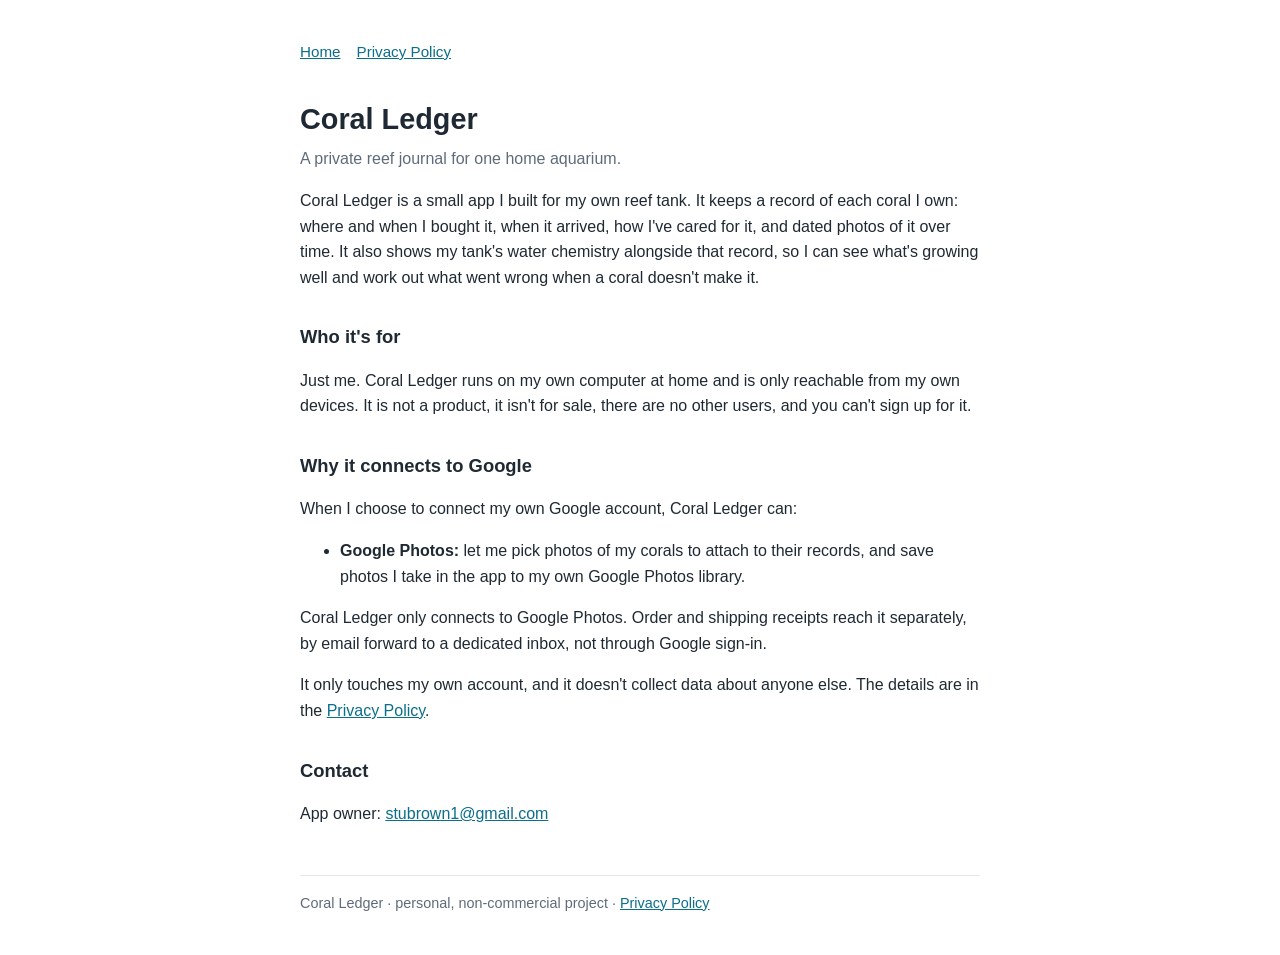
<file: index.html>
<!doctype html>
<html lang="en">
<head>
<meta charset="utf-8">
<meta name="viewport" content="width=device-width, initial-scale=1">
<title>Coral Ledger</title>
<meta name="description" content="Coral Ledger is a private reef journal for one home aquarium. Personal use only.">
<link rel="stylesheet" href="style.css">
</head>
<body>
<nav><a href="./">Home</a><a href="privacy.html">Privacy Policy</a></nav>

<h1>Coral Ledger</h1>
<p class="sub">A private reef journal for one home aquarium.</p>

<p>Coral Ledger is a small app I built for my own reef tank. It keeps a record of each coral I own: where and when I bought it, when it arrived, how I've cared for it, and dated photos of it over time. It also shows my tank's water chemistry alongside that record, so I can see what's growing well and work out what went wrong when a coral doesn't make it.</p>

<h2>Who it's for</h2>
<p>Just me. Coral Ledger runs on my own computer at home and is only reachable from my own devices. It is not a product, it isn't for sale, there are no other users, and you can't sign up for it.</p>

<h2>Why it connects to Google</h2>
<p>When I choose to connect my own Google account, Coral Ledger can:</p>
<ul>
  <li><strong>Google Photos:</strong> let me pick photos of my corals to attach to their records, and save photos I take in the app to my own Google Photos library.</li>
</ul>
<p>Coral Ledger only connects to Google Photos. Order and shipping receipts reach it separately, by email forward to a dedicated inbox, not through Google sign-in.</p>
<p>It only touches my own account, and it doesn't collect data about anyone else. The details are in the <a href="privacy.html">Privacy Policy</a>.</p>

<h2>Contact</h2>
<p>App owner: <a href="mailto:stubrown1@gmail.com">stubrown1@gmail.com</a></p>

<footer>Coral Ledger &middot; personal, non-commercial project &middot; <a href="privacy.html">Privacy Policy</a></footer>
</body>
</html>
</file>
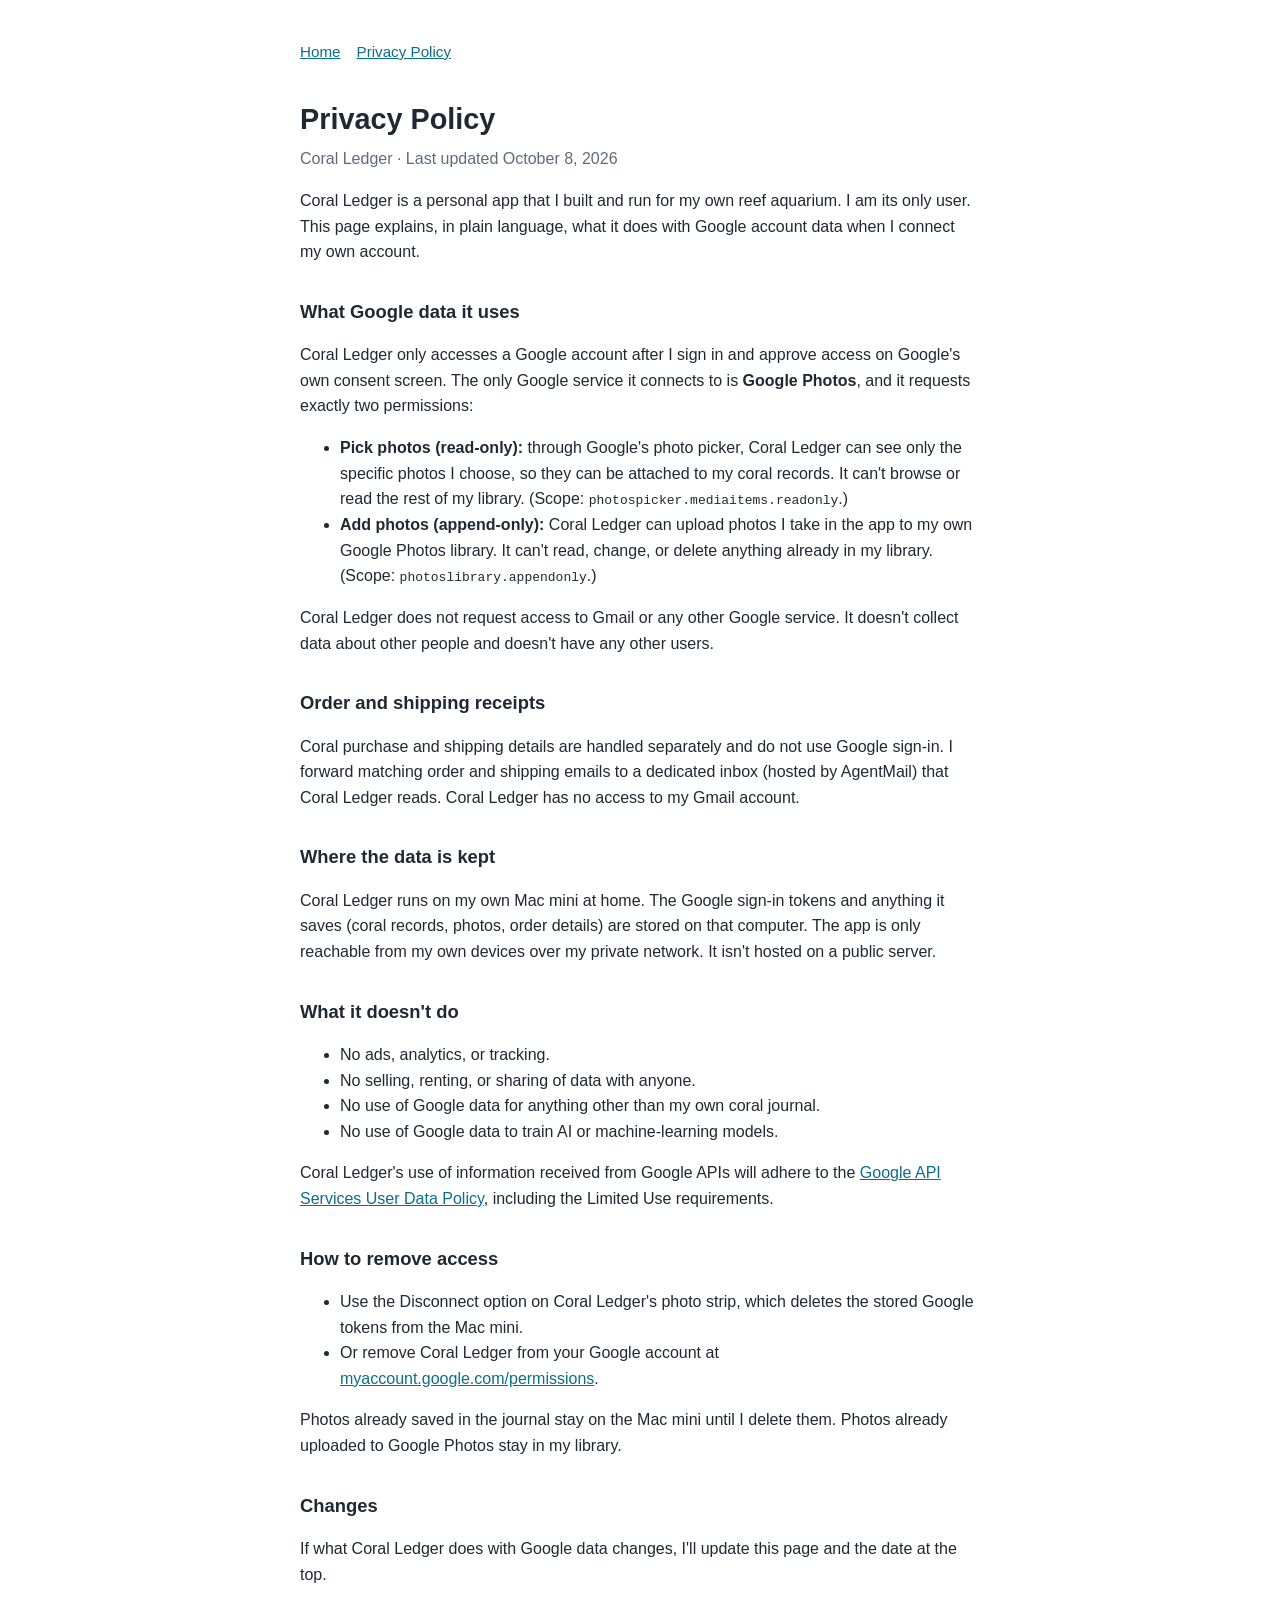
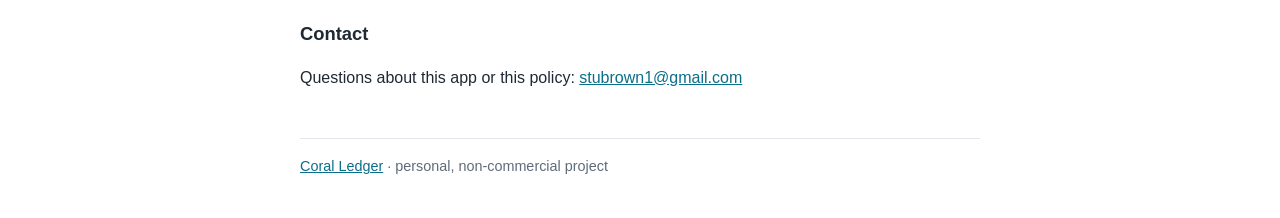
<file: privacy.html>
<!doctype html>
<html lang="en">
<head>
<meta charset="utf-8">
<meta name="viewport" content="width=device-width, initial-scale=1">
<title>Privacy Policy - Coral Ledger</title>
<meta name="description" content="Privacy policy for Coral Ledger, a personal reef journal app.">
<link rel="stylesheet" href="style.css">
</head>
<body>
<nav><a href="./">Home</a><a href="privacy.html">Privacy Policy</a></nav>

<h1>Privacy Policy</h1>
<p class="sub">Coral Ledger &middot; Last updated October 8, 2026</p>

<p>Coral Ledger is a personal app that I built and run for my own reef aquarium. I am its only user. This page explains, in plain language, what it does with Google account data when I connect my own account.</p>

<h2>What Google data it uses</h2>
<p>Coral Ledger only accesses a Google account after I sign in and approve access on Google's own consent screen. The only Google service it connects to is <strong>Google Photos</strong>, and it requests exactly two permissions:</p>
<ul>
  <li><strong>Pick photos (read-only):</strong> through Google's photo picker, Coral Ledger can see only the specific photos I choose, so they can be attached to my coral records. It can't browse or read the rest of my library. (Scope: <code>photospicker.mediaitems.readonly</code>.)</li>
  <li><strong>Add photos (append-only):</strong> Coral Ledger can upload photos I take in the app to my own Google Photos library. It can't read, change, or delete anything already in my library. (Scope: <code>photoslibrary.appendonly</code>.)</li>
</ul>
<p>Coral Ledger does not request access to Gmail or any other Google service. It doesn't collect data about other people and doesn't have any other users.</p>

<h2>Order and shipping receipts</h2>
<p>Coral purchase and shipping details are handled separately and do not use Google sign-in. I forward matching order and shipping emails to a dedicated inbox (hosted by AgentMail) that Coral Ledger reads. Coral Ledger has no access to my Gmail account.</p>

<h2>Where the data is kept</h2>
<p>Coral Ledger runs on my own Mac mini at home. The Google sign-in tokens and anything it saves (coral records, photos, order details) are stored on that computer. The app is only reachable from my own devices over my private network. It isn't hosted on a public server.</p>

<h2>What it doesn't do</h2>
<ul>
  <li>No ads, analytics, or tracking.</li>
  <li>No selling, renting, or sharing of data with anyone.</li>
  <li>No use of Google data for anything other than my own coral journal.</li>
  <li>No use of Google data to train AI or machine-learning models.</li>
</ul>
<p>Coral Ledger's use of information received from Google APIs will adhere to the <a href="https://developers.google.com/terms/api-services-user-data-policy">Google API Services User Data Policy</a>, including the Limited Use requirements.</p>

<h2>How to remove access</h2>
<ul>
  <li>Use the Disconnect option on Coral Ledger's photo strip, which deletes the stored Google tokens from the Mac mini.</li>
  <li>Or remove Coral Ledger from your Google account at <a href="https://myaccount.google.com/permissions">myaccount.google.com/permissions</a>.</li>
</ul>
<p>Photos already saved in the journal stay on the Mac mini until I delete them. Photos already uploaded to Google Photos stay in my library.</p>

<h2>Changes</h2>
<p>If what Coral Ledger does with Google data changes, I'll update this page and the date at the top.</p>

<h2>Contact</h2>
<p>Questions about this app or this policy: <a href="mailto:stubrown1@gmail.com">stubrown1@gmail.com</a></p>

<footer><a href="./">Coral Ledger</a> &middot; personal, non-commercial project</footer>
</body>
</html>
</file>
<file: style.css>
body { font-family: -apple-system, BlinkMacSystemFont, "Segoe UI", Roboto, Helvetica, Arial, sans-serif; max-width: 680px; margin: 2.5rem auto; padding: 0 1.25rem; line-height: 1.6; color: #1f2933; background: #fff; }
h1 { font-size: 1.8rem; margin-bottom: 0.25rem; }
h2 { font-size: 1.15rem; margin-top: 2rem; }
.sub { color: #5f6b7a; margin-top: 0; }
a { color: #0b6e8a; }
nav { margin-bottom: 2rem; font-size: 0.95rem; }
nav a { margin-right: 1rem; }
footer { margin-top: 3rem; padding-top: 1rem; border-top: 1px solid #e3e7eb; color: #5f6b7a; font-size: 0.9rem; }
</file>
